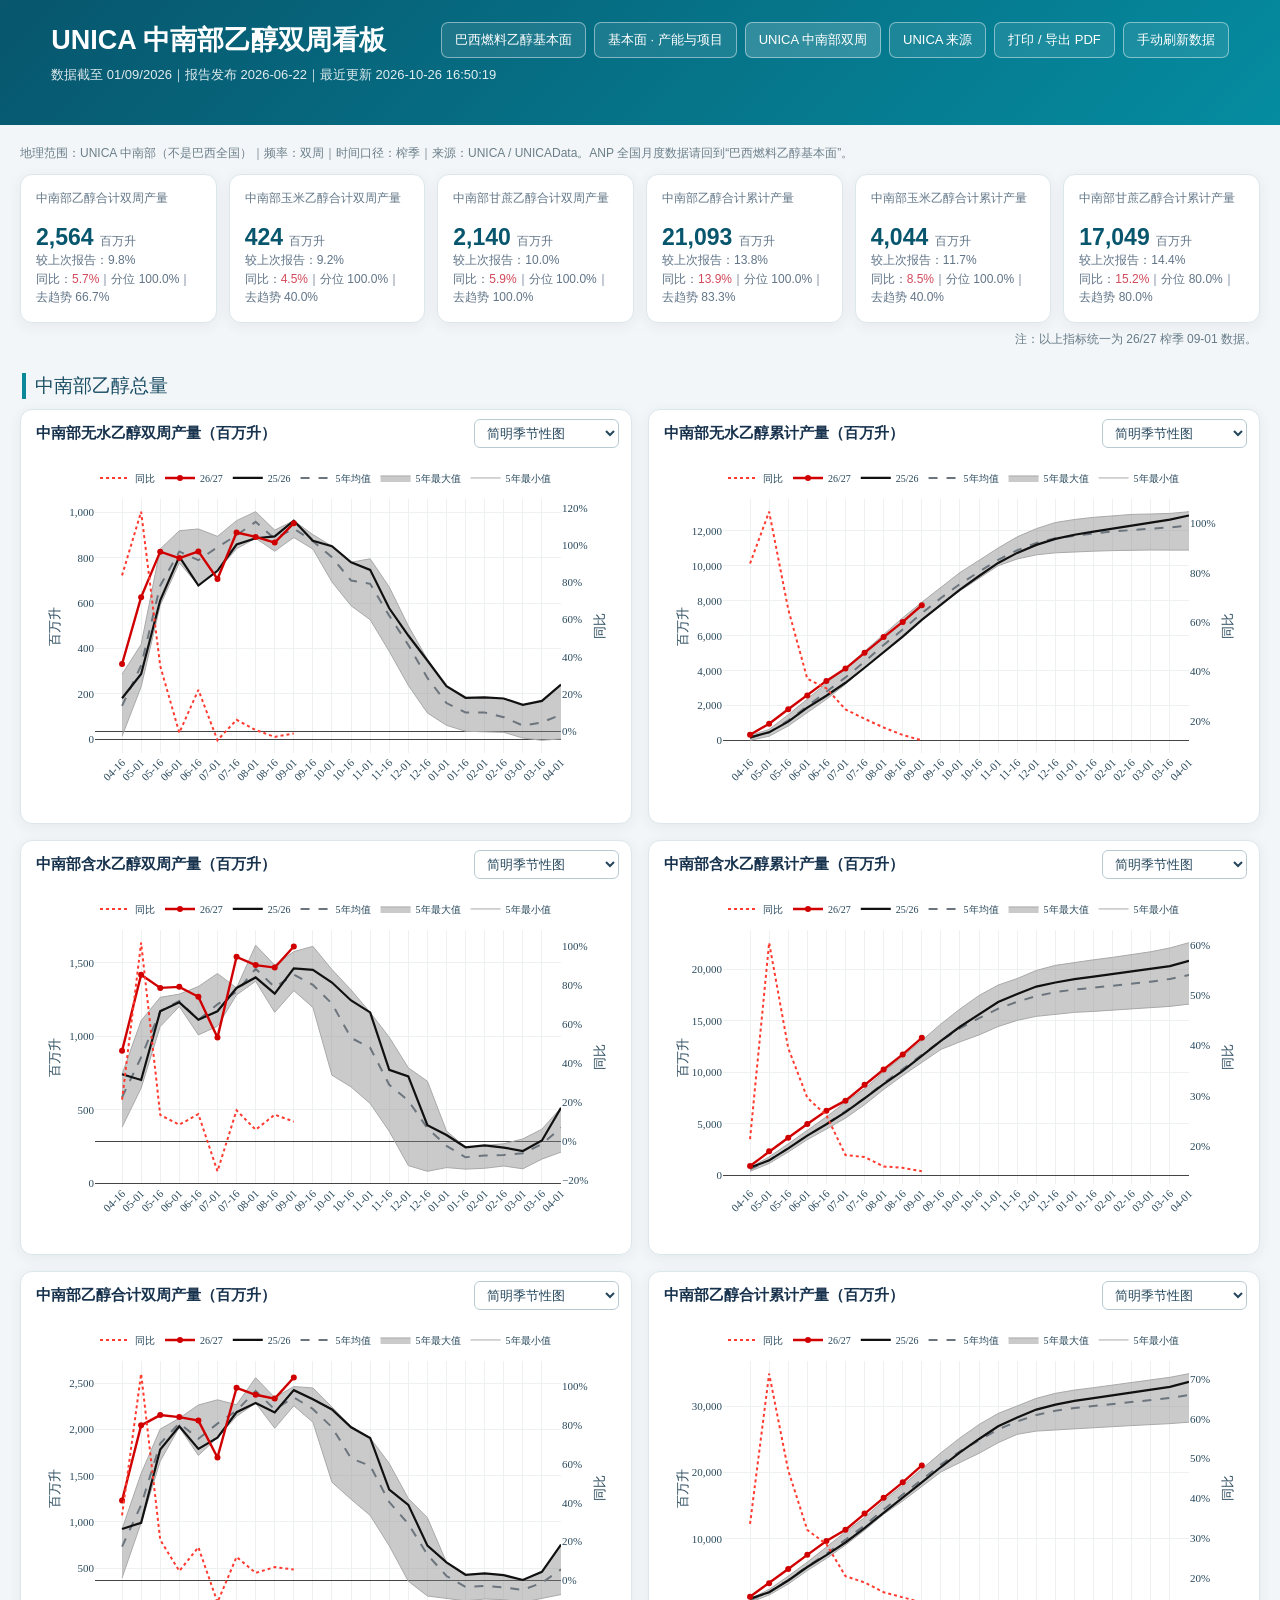
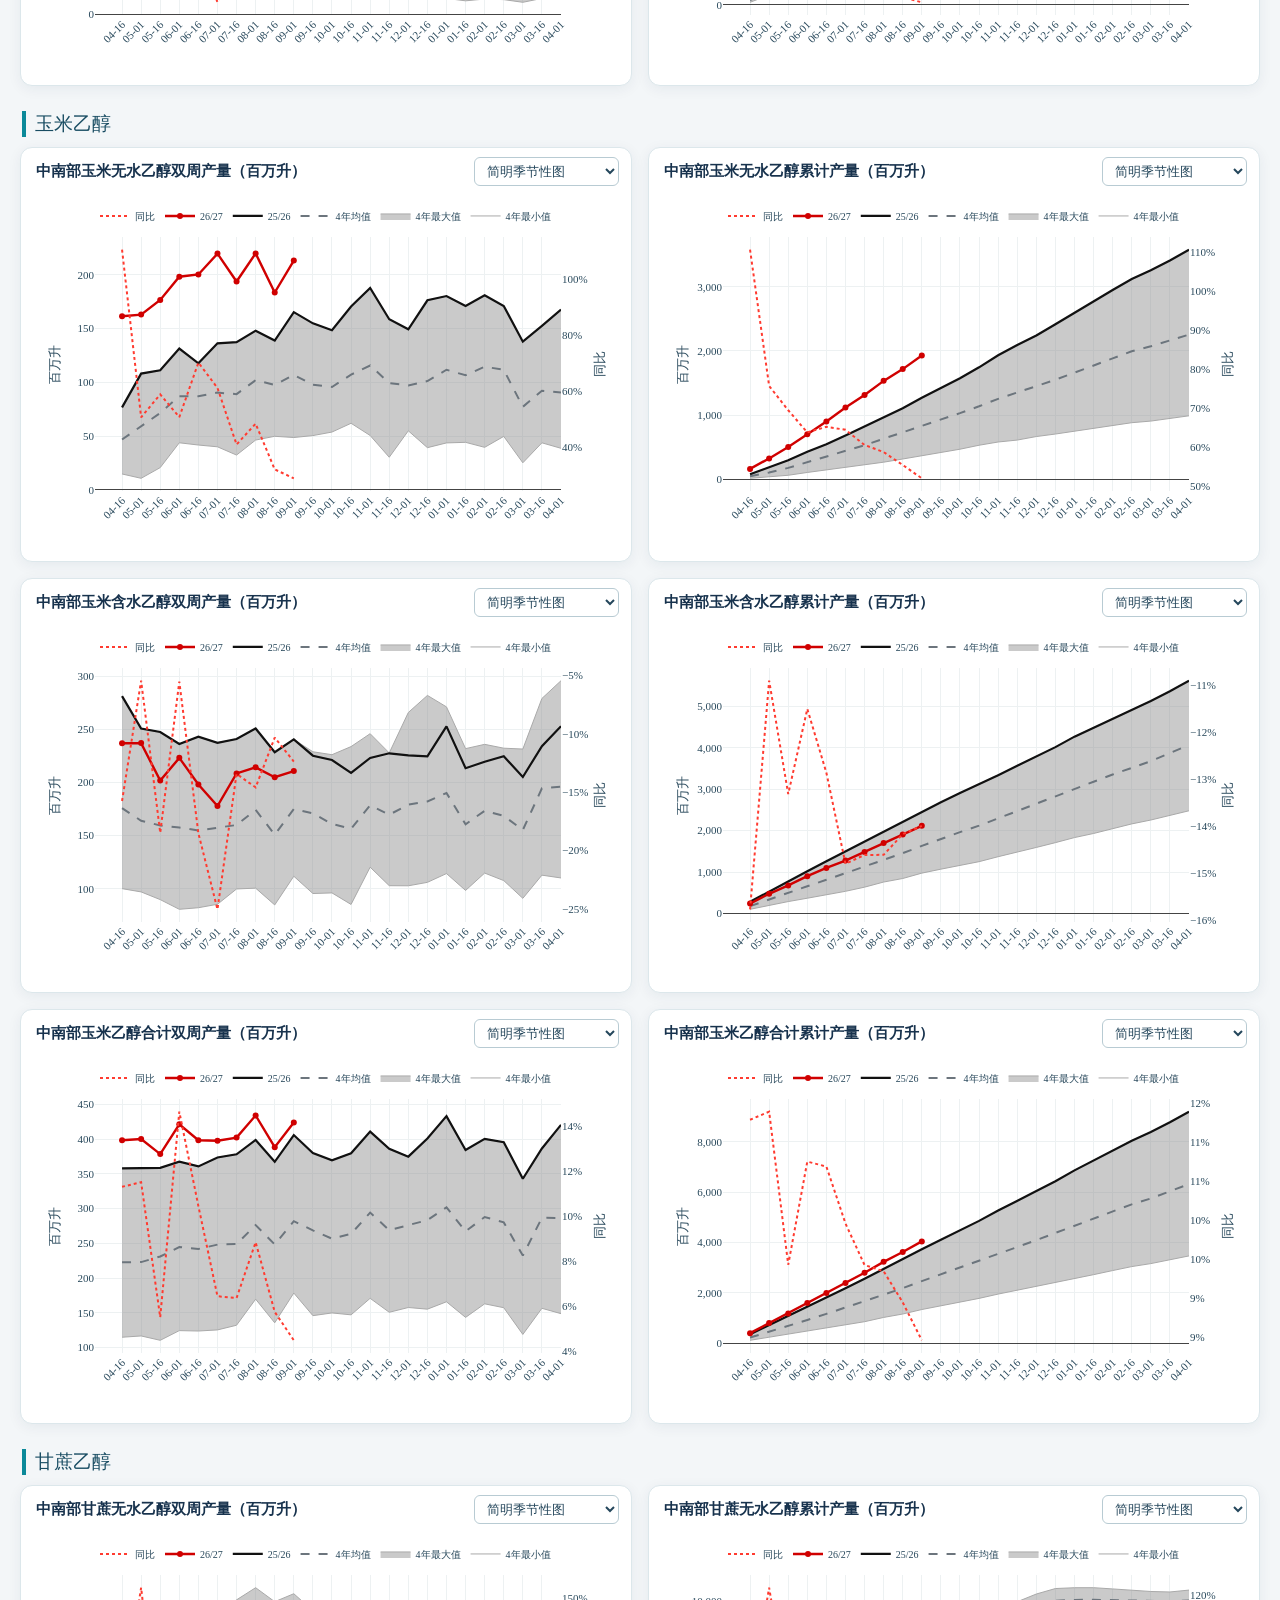
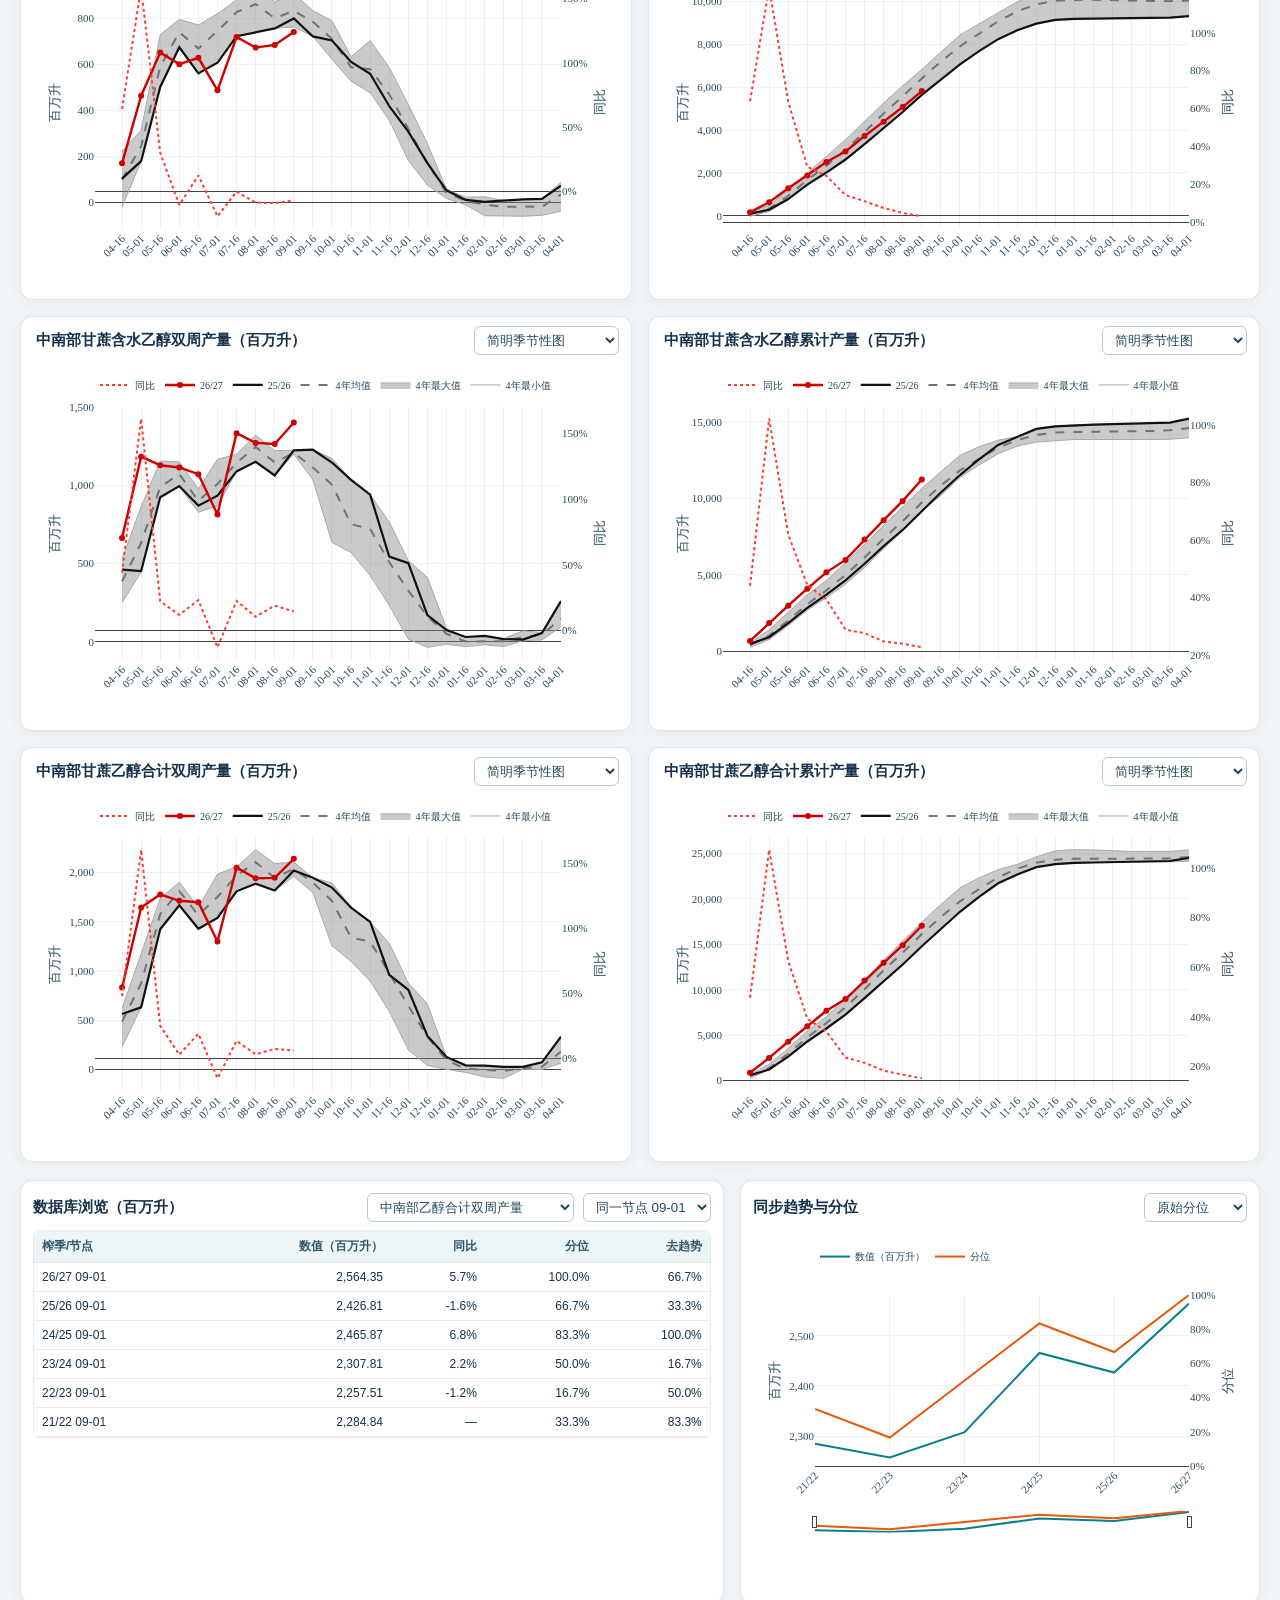
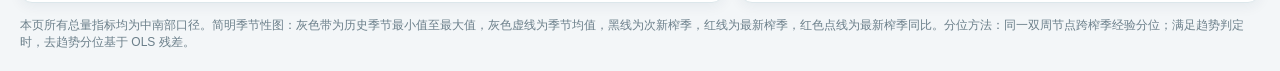
<file: unica/index.html>
<!doctype html><html lang="zh-CN"><head><meta charset="utf-8"><meta name="viewport" content="width=device-width,initial-scale=1"><title>UNICA 中南部乙醇双周看板</title><link rel="stylesheet" href="./styles.css"><script src="../assets/plotly-2.35.2.min.js"></script></head><body><div class="top"><div class="toprow"><h1>UNICA 中南部乙醇双周看板</h1><div class="actions nav"><a class="btn" href="../index.html">巴西燃料乙醇基本面</a><a class="btn" href="../capacity.html">基本面 · 产能与项目</a><a class="btn active" href="./index.html">UNICA 中南部双周</a><a class="btn" href="https://unicadata.com.br/listagem.php?idMn=63&idioma=2" target="_blank" rel="noopener">UNICA 来源</a><button class="btn" id="pdfBtn" type="button">打印 / 导出 PDF</button><a class="btn" href="https://github.com/wiillll/Brazil-Ethanol-Funderamental/actions/workflows/update-unica.yml" target="_blank" rel="noopener">手动刷新数据</a></div></div><div class="meta" id="meta"></div><div class="status" id="status"></div></div><div class="wrap"><div class="note" style="margin:0 0 12px">地理范围：UNICA 中南部（不是巴西全国）｜频率：双周｜时间口径：榨季｜来源：UNICA / UNICAData。ANP 全国月度数据请回到“巴西燃料乙醇基本面”。</div><div class="cards" id="cards"></div><div class="asof-note" id="asofNote"></div><div id="chartSections"></div><div class="browser"><div class="panel"><div class="dbhead"><h3>数据库浏览（百万升）</h3><select id="metricSel"></select><select id="pageSel"></select></div><div id="table" class="table-scroll"></div></div><div class="panel"><div class="dbhead"><h3>同步趋势与分位</h3><select id="pctSel"><option value="percentile">原始分位</option><option value="detrended_percentile">去趋势分位</option></select></div><div id="dbchart" class="chart"></div></div></div><div class="note">本页所有总量指标均为中南部口径。简明季节性图：灰色带为历史季节最小值至最大值，灰色虚线为季节均值，黑线为次新榨季，红线为最新榨季，红色点线为最新榨季同比。分位方法：同一双周节点跨榨季经验分位；满足趋势判定时，去趋势分位基于 OLS 残差。</div></div>
<script src="./app.js"></script></body></html>
</file>
<file: unica/styles.css>
*{box-sizing:border-box}body{margin:0;background:#f3f6f8;color:#17324d;font-family:Segoe UI,Microsoft YaHei,sans-serif}.top{background:linear-gradient(135deg,#07566d,#058ca0);color:#fff;padding:22px 4vw 18px}.toprow{display:flex;gap:16px;align-items:center;flex-wrap:wrap}.top h1{margin:0;font-size:27px;flex:1}.actions{display:flex;gap:8px;flex-wrap:wrap}.btn{border:1px solid #ffffff70;background:#ffffff18;color:#fff;border-radius:7px;padding:8px 13px;text-decoration:none;cursor:pointer;font-size:13px}.btn:hover{background:#ffffff2d}.btn.busy{opacity:.6;pointer-events:none}.meta{opacity:.88;font-size:13px;margin-top:8px}.status{font-size:12px;margin-top:5px;min-height:18px}.nav{display:flex;gap:8px;flex-wrap:wrap}.btn.active{background:#ffffff2d}.wrap{max-width:1500px;margin:auto;padding:20px}.cards{display:grid;grid-template-columns:repeat(6,1fr);gap:12px}.card,.panel{background:#fff;border:1px solid #dce7eb;border-radius:12px;box-shadow:0 3px 14px #17324d10}.card{padding:15px;min-height:124px}.card .name{font-size:12px;color:#617687;height:34px}.card .value{font-size:23px;font-weight:750;color:#07566d}.small{font-size:12px;color:#607487;line-height:1.55}.up{color:#d1495b}.down{color:#188977}.section-title{font-size:19px;margin:25px 2px 10px;color:#184c62;border-left:4px solid #0b8999;padding-left:9px}.charts{display:grid;grid-template-columns:1fr 1fr;gap:16px}.panel{padding:12px;position:relative}.panel h3{margin:2px 210px 8px 3px;font-size:15px}.mode{position:absolute;right:12px;top:9px;z-index:2}select{border:1px solid #b8cbd3;background:#fff;border-radius:6px;padding:5px 8px;color:#25475c}.chart{height:360px}.browser{display:grid;grid-template-columns:1.15fr .85fr;gap:16px;margin-top:18px}.dbhead{display:flex;gap:9px;align-items:center;margin-bottom:8px;flex-wrap:wrap}.dbhead h3{margin:0 auto 0 0}table{border-collapse:collapse;width:100%;font-size:12px}th,td{padding:7px 8px;border-bottom:1px solid #e4ecef;text-align:right}th:first-child,td:first-child{text-align:left}th{background:#edf5f6;color:#31576a}.asof-note{text-align:right;color:#667b88;font-size:12px;margin:8px 3px 0}.table-scroll{max-height:395px;overflow-y:auto;border:1px solid #e4ecef;border-radius:7px}.table-scroll th{position:sticky;top:0;z-index:1}.note{margin-top:14px;font-size:12px;color:#6b7f8a}.season-key{font-size:12px;color:#617687;margin:-3px 0 7px 3px}@media(max-width:1100px){.cards{grid-template-columns:repeat(3,1fr)}.charts,.browser{grid-template-columns:1fr}}@media(max-width:650px){.cards{grid-template-columns:1fr 1fr}.wrap{padding:10px}.panel h3{margin-right:0;margin-top:36px}}@media print{.actions,.mode,.browser,.note,.status{display:none!important}.top{padding:12px 20px}.wrap{max-width:none;padding:10px}.cards{grid-template-columns:repeat(3,1fr)}.chart{height:320px}.panel{break-inside:avoid;box-shadow:none}.section-title{break-before:page}}

@media print{@page{size:A3 landscape;margin:8mm}.charts{grid-template-columns:1fr 1fr!important;gap:8px}.chart{height:300px}.panel h3{margin-right:0}.section-title{break-before:page}.cards{grid-template-columns:repeat(6,1fr)}}
</file>
